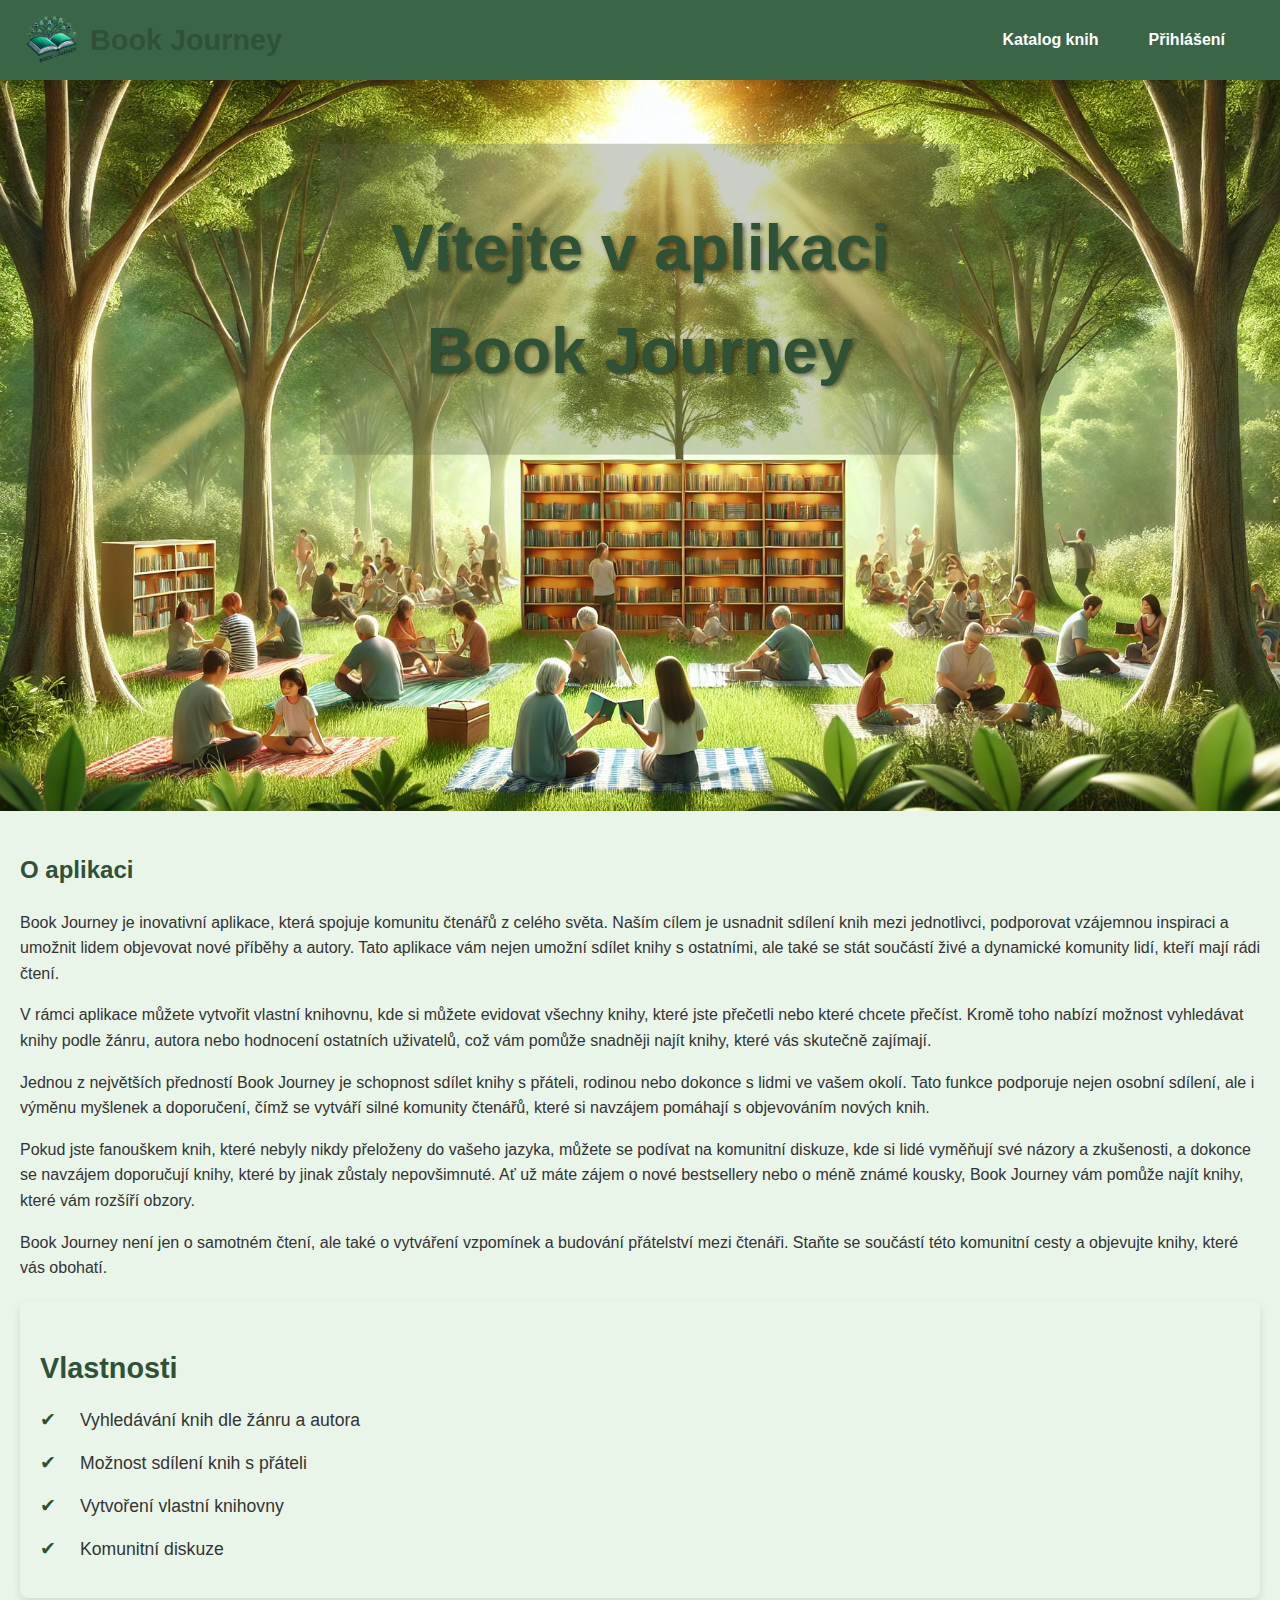
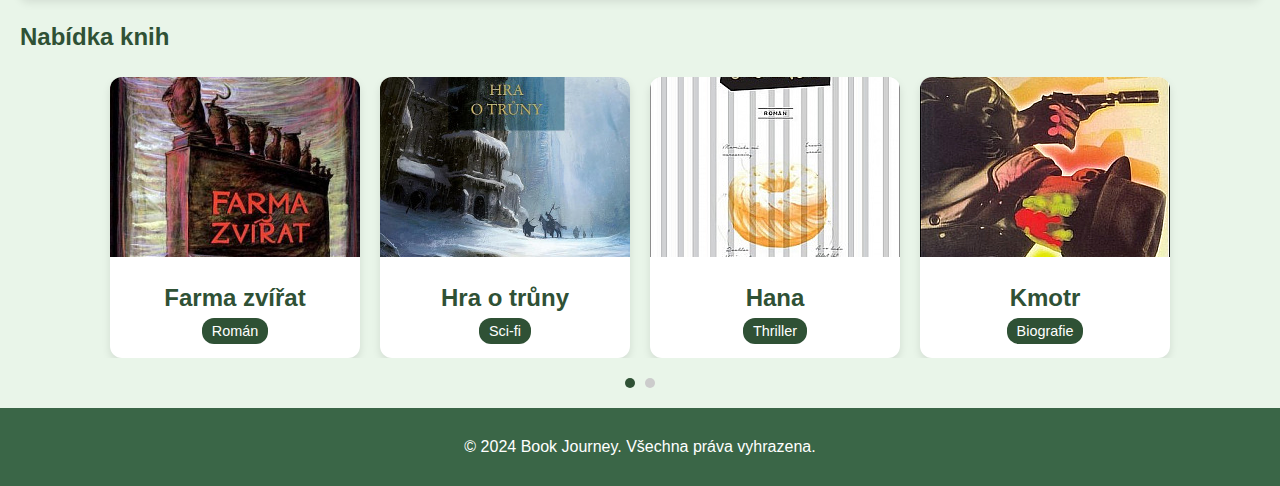
<file: index.html>
<!DOCTYPE html>
<html lang="en">
<head>
    <meta charset="UTF-8">
    <meta name="viewport" content="width=device-width, initial-scale=1.0">
    <title>Book Journey</title>
    <link rel="stylesheet" href="style/styles.css">
</head>
<body>
    <header class="header">
        <div class="logo-container">
            <img src="images/logo.png" alt="Book Journey Logo" class="logo-image">
            <div class="logo-text">
                <h1>Book Journey</h1>
            </div>
        </div>
        <nav class="menu">
            <ul>
                <li><a href="katalog.html">Katalog knih</a></li>
                <li><a href="prihlaseni.html"> Přihlášení</a></li>
            </ul>
        </nav>
    </header>

    <section class="hero">
        <div class="hero-text">
            <h1 class="hero-text-h1">Vítejte v aplikaci Book Journey</h1>
        </div>
        <img src="images/uvod.jpg" alt="Book Journey - Community Sharing" class="hero-image">
    </section>

    <main class="content">
        <section class="about">
            <h2>O aplikaci</h2>
            <p>Book Journey je inovativní aplikace, která spojuje komunitu čtenářů z celého světa. Naším cílem je usnadnit sdílení knih mezi jednotlivci, podporovat vzájemnou inspiraci a umožnit lidem objevovat nové příběhy a autory. Tato aplikace vám nejen umožní sdílet knihy s ostatními, ale také se stát součástí živé a dynamické komunity lidí, kteří mají rádi čtení.</p>
            
            <p>V rámci aplikace můžete vytvořit vlastní knihovnu, kde si můžete evidovat všechny knihy, které jste přečetli nebo které chcete přečíst. Kromě toho nabízí možnost vyhledávat knihy podle žánru, autora nebo hodnocení ostatních uživatelů, což vám pomůže snadněji najít knihy, které vás skutečně zajímají.</p>
        
            <p>Jednou z největších předností Book Journey je schopnost sdílet knihy s přáteli, rodinou nebo dokonce s lidmi ve vašem okolí. Tato funkce podporuje nejen osobní sdílení, ale i výměnu myšlenek a doporučení, čímž se vytváří silné komunity čtenářů, které si navzájem pomáhají s objevováním nových knih.</p>
        
            <p>Pokud jste fanouškem knih, které nebyly nikdy přeloženy do vašeho jazyka, můžete se podívat na komunitní diskuze, kde si lidé vyměňují své názory a zkušenosti, a dokonce se navzájem doporučují knihy, které by jinak zůstaly nepovšimnuté. Ať už máte zájem o nové bestsellery nebo o méně známé kousky, Book Journey vám pomůže najít knihy, které vám rozšíří obzory.</p>
        
            <p>Book Journey není jen o samotném čtení, ale také o vytváření vzpomínek a budování přátelství mezi čtenáři. Staňte se součástí této komunitní cesty a objevujte knihy, které vás obohatí.</p>
        </section>

        <section class="features">
            <h2>Vlastnosti</h2>
            <ul>
                <li><i class="fas fa-search"></i> Vyhledávání knih dle žánru a autora</li>
                <li><i class="fas fa-share-alt"></i> Možnost sdílení knih s přáteli</li>
                <li><i class="fas fa-bookmark"></i> Vytvoření vlastní knihovny</li>
                <li><i class="fas fa-comments"></i> Komunitní diskuze</li>
            </ul>
        </section>
        <section class="catalog-carousel">
            <h2>Nabídka knih</h2>
            <div class="carousel">
                <!-- Knihy -->
                <div class="carousel-item active">
                    <a href="detail_farma_zvirat.html" class="book-link">
                        <img src="images/farma-zvirat.jpg" alt="Book Cover 1" class="book-cover">
                        <div class="carousel-content">
                            <p class="book-title">Farma zvířat</p>
                            <span class="category">Román</span>
                        </div>
                    </a>
                </div>               
                <div class="carousel-item">
                    <a href="detail_hra.html" target="_blank" class="book-link">
                        <img src="images/hra-o-truny.jpg" alt="Book Cover 2" class="book-cover">
                        <div class="carousel-content">
                            <p class="book-title">Hra o trůny</p>
                            <span class="category">Sci-fi</span>
                        </div>
                    </a>
                </div>
                
                <div class="carousel-item">
                    <a href="detail_hana.html" target="_blank" class="book-link">
                        <img src="images/hana.jpg" alt="Book Cover 3" class="book-cover">
                        <div class="carousel-content">
                            <p class="book-title">Hana</p>
                            <span class="category">Thriller</span>
                        </div>
                    </a>
                </div>
                
                <div class="carousel-item">
                    <a href="detail_kmotr.html" target="_blank" class="book-link">
                        <img src="images/kmotr.png" alt="Book Cover 4" class="book-cover">
                        <div class="carousel-content">
                            <p class="book-title">Kmotr</p>
                            <span class="category">Biografie</span>
                        </div>
                    </a>
                </div>
                
                <div class="carousel-item">
                    <a href="detail_egyptan-sinuhe.html" target="_blank" class="book-link">
                        <img src="images/egyptan-sinuhe.jpg" alt="Book Cover 5" class="book-cover">
                        <div class="carousel-content">
                            <p class="book-title">Egyptan Sinuhe</p>
                            <span class="category">Historie</span>
                        </div>
                    </a>
                </div>
                
                <div class="carousel-item">
                    <a href="detail_war-and-peace.html" target="_blank" class="book-link">
                        <img src="images/vojna-a-mir.jpg" alt="Book Cover 6" class="book-cover">
                        <div class="carousel-content">
                            <p class="book-title">Vojna a mír</p>
                            <span class="category">Historický román</span>
                        </div>
                    </a>
                </div>
                
                <div class="carousel-item">
                    <a href="detail_to-kill-a-mockingbird.html" target="_blank" class="book-link">
                        <img src="images/jako_zabit_ptacka.jpg" alt="Book Cover 7" class="book-cover">
                        <div class="carousel-content">
                            <p class="book-title">Jako zabít ptáčka</p>
                            <span class="category">Drama</span>
                        </div>
                    </a>
                </div>
                
                <div class="carousel-item">
                    <a href="detail_1984.html" target="_blank" class="book-link">
                        <img src="images/1984.png" alt="Book Cover 8" class="book-cover">
                        <div class="carousel-content">
                            <p class="book-title">1984</p>
                            <span class="category">Dystopie</span>
                        </div>
                    </a>
                </div>
            </div>
            
            <!-- Indikátory -->
            <div class="carousel-indicators">
                <span class="indicator active"></span>
                <span class="indicator"></span>
            </div>
        </section>
    </main>

    <footer class="footer">
        <p>&copy; 2024 Book Journey. Všechna práva vyhrazena.</p>
    </footer>

    <script src="script/script.js"></script>
</body>
</html>
</file>
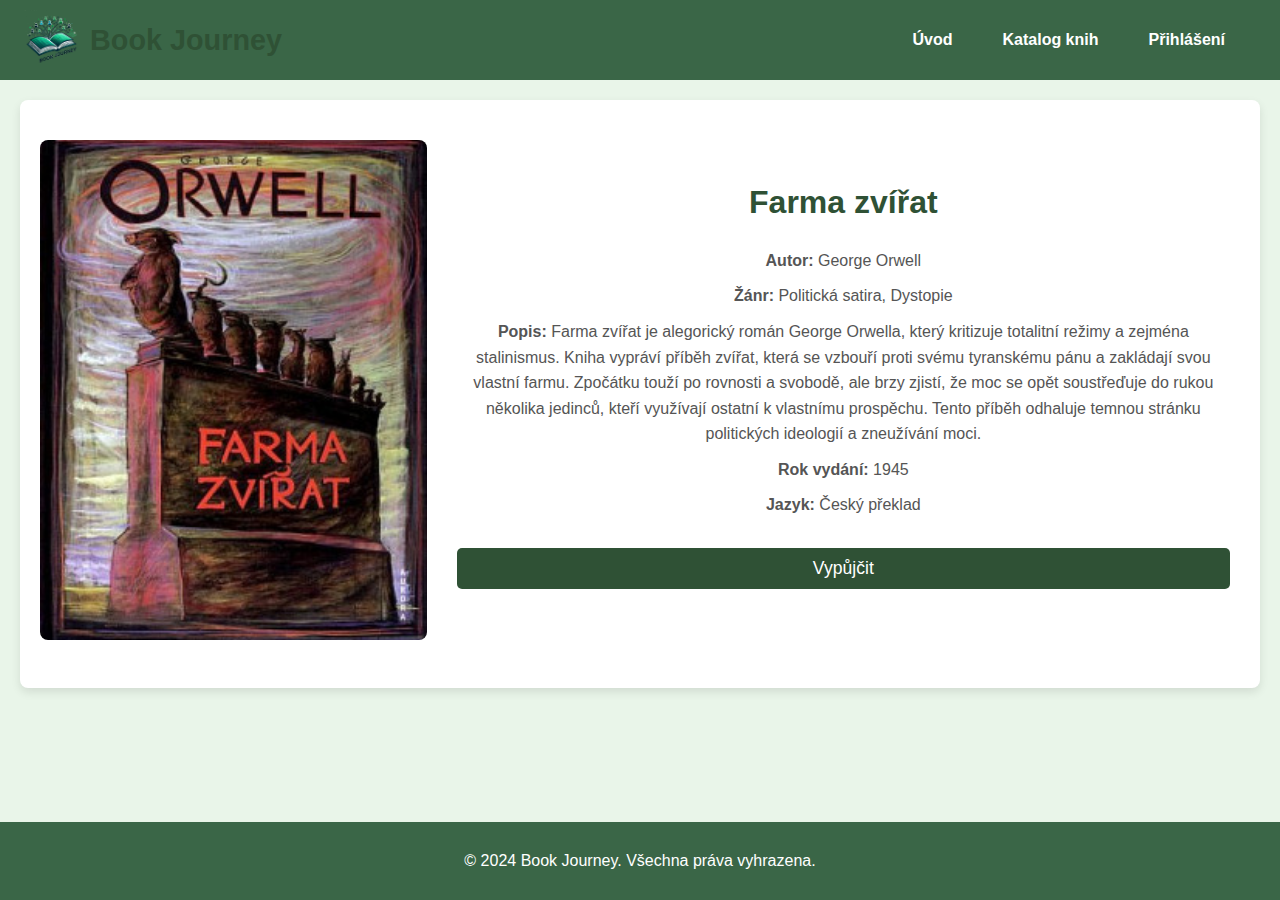
<file: detail_farma_zvirat.html>
<!DOCTYPE html>
<html lang="en">
<head>
    <meta charset="UTF-8">
    <meta name="viewport" content="width=device-width, initial-scale=1.0">
    <title>Farma zvířat - Detail</title>
    <link rel="stylesheet" href="style/styles.css">
</head>
<body>
    <header class="header">
        <div class="logo-container">
            <img src="images/logo.png" alt="Book Journey Logo" class="logo-image">
            <div class="logo-text">
                <h1>Book Journey</h1>
            </div>
        </div>
        <nav class="menu">
            <ul>
                <li><a href="index.html">Úvod</a></li>
                <li><a href="katalog.html">Katalog knih</a></li>
                <li><a href="prihlaseni.html"> Přihlášení</a></li>
            </ul>
        </nav>
    </header>
    <main class="main-content">
        <section class="book-detail">
            <div class="book-image">
                <img src="images/farma-zvirat.jpg" alt="Farma zvířat" class="book-cover">
            </div>
            <div class="book-info">
                <h2>Farma zvířat</h2>
                <p><strong>Autor:</strong> George Orwell</p>
                <p><strong>Žánr:</strong> Politická satira, Dystopie</p>
                <p><strong>Popis:</strong> Farma zvířat je alegorický román George Orwella, který kritizuje totalitní režimy a zejména stalinismus. Kniha vypráví příběh zvířat, která se vzbouří proti svému tyranskému pánu a zakládají svou vlastní farmu. Zpočátku touží po rovnosti a svobodě, ale brzy zjistí, že moc se opět soustřeďuje do rukou několika jedinců, kteří využívají ostatní k vlastnímu prospěchu. Tento příběh odhaluje temnou stránku politických ideologií a zneužívání moci.</p>
                <p><strong>Rok vydání:</strong> 1945</p>
                <p><strong>Jazyk:</strong> Český překlad</p>

                            <!-- Vypůjčit tlačítko -->
            <button class="button-general">Vypůjčit</button>
            </div>
        </section>
    </main>

    <footer class="footer">
        <p>&copy; 2024 Book Journey. Všechna práva vyhrazena.</p>
    </footer>
</body>
</html>
</file>
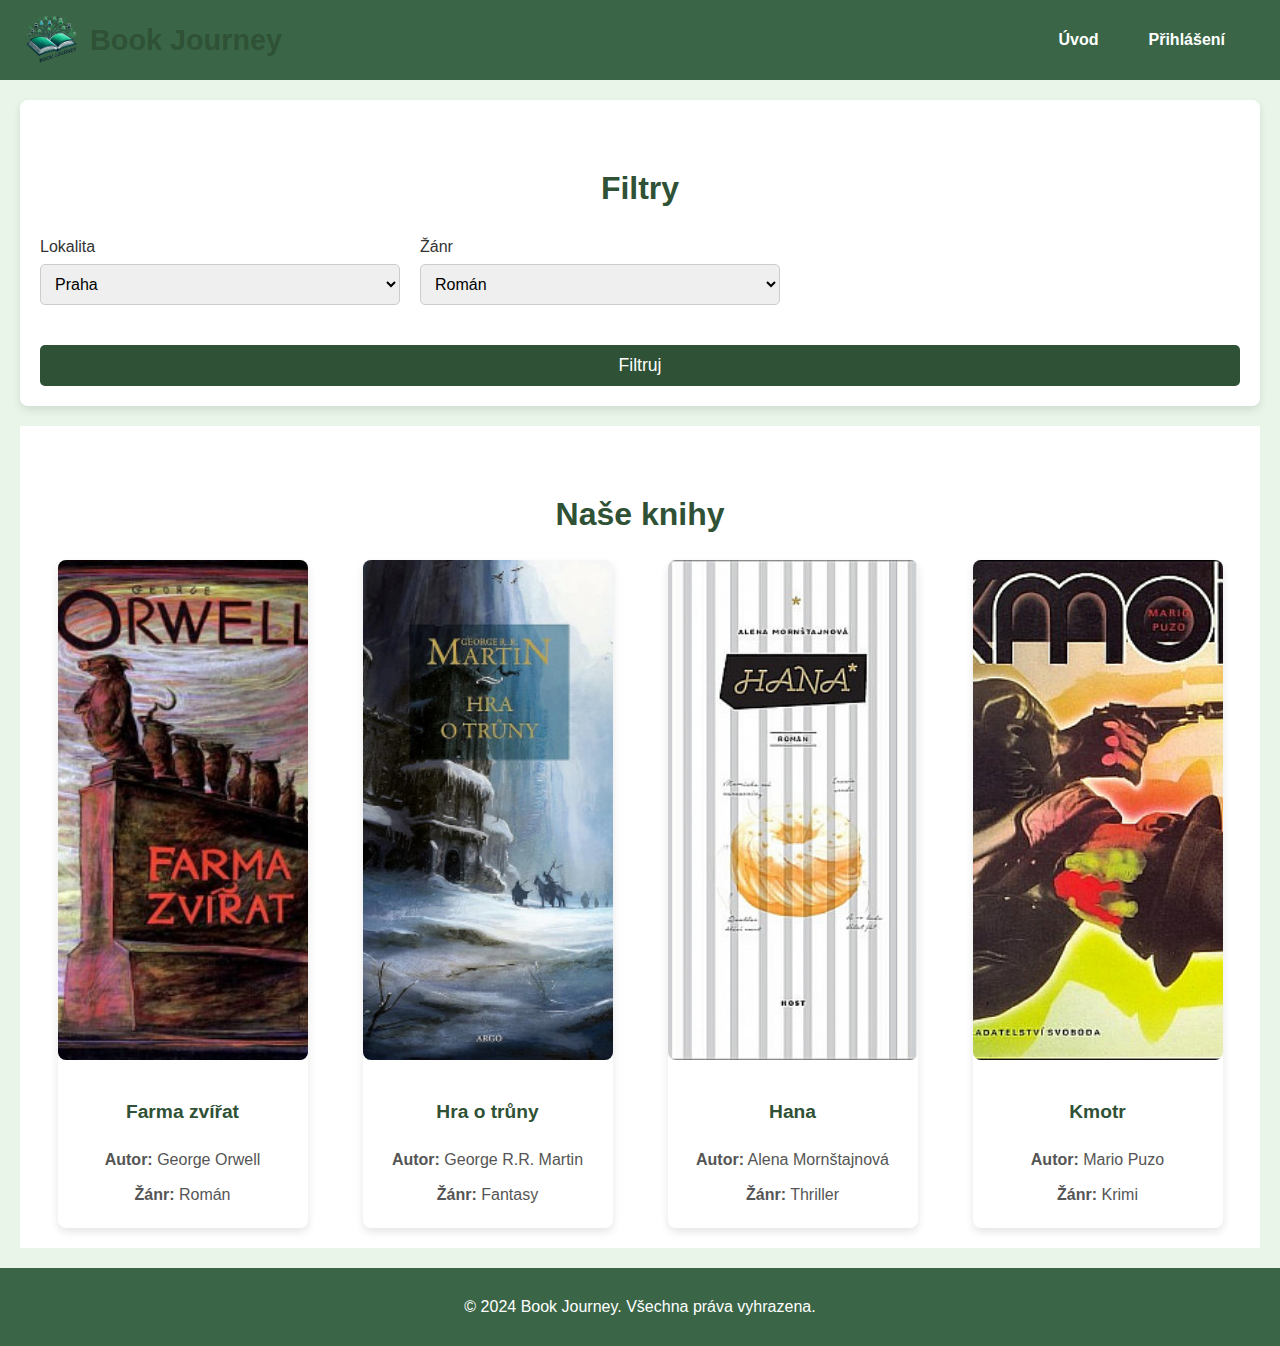
<file: katalog.html>
<!DOCTYPE html>
<html lang="en">
<head>
    <meta charset="UTF-8">
    <meta name="viewport" content="width=device-width, initial-scale=1.0">
    <title>Book Journey - Katalog knih</title>
    <link rel="stylesheet" href="style/styles.css">
</head>
<body>
    <header class="header">
        <div class="logo-container">
            <img src="images/logo.png" alt="Book Journey Logo" class="logo-image">
            <div class="logo-text">
                <h1>Book Journey</h1>
            </div>
        </div>
        <nav class="menu">
            <ul>
                <li><a href="index.html">Úvod</a></li>
                <li><a href="prihlaseni.html">Přihlášení</a></li>
            </ul>
        </nav>
    </header>

    <main class="content">
        <div class="content-container">

            <!-- Levá část - Filtry -->
            <aside class="filters-section">
                <h4>Filtry</h4>
                <form class="filters-form">
                    <!-- Filtr pro lokalitu -->
                    <div class="filter-group">
                        <label for="location">Lokalita</label>
                        <select id="location" name="location">
                            <option value="prague">Praha</option>
                            <option value="brno">Brno</option>
                            <option value="ostrava">Ostrava</option>
                            <option value="plzen">Plzeň</option>
                        </select>
                    </div>

                    <!-- Filtr pro žánr -->
                    <div class="filter-group">
                        <label for="genre">Žánr</label>
                        <select id="genre" name="genre">
                            <option value="romance">Román</option>
                            <option value="fantasy">Fantasy</option>
                            <option value="thriller">Thriller</option>
                            <option value="biography">Biografie</option>
                        </select>
                    </div>

                    <!-- Tlačítko pro filtrování -->
                    <button type="submit" class="button-general">Filtruj</button>
                </form>
            </aside>
            <!-- Pravá část - Knihy -->
            <section class="books-section">
                <h4>Naše knihy</h4>
                <div class="books-grid">
                    <!-- Knihy -->
                    <div class="book-item">
                        <a href="detail_farma_zvirat.html" class="book-link">
                            <img src="images/farma-zvirat.jpg" alt="Farma zvířat" class="book-cover">
                            <div class="book-info">
                                <h3>Farma zvířat</h3>
                                <p><strong>Autor:</strong> George Orwell</p>
                                <p><strong>Žánr:</strong> Román</p>
                            </div>
                        </a>
                    </div>

                    <div class="book-item">
                        <img src="images/hra-o-truny.jpg" alt="Hra o trůny" class="book-cover">
                        <div class="book-info">
                            <h3>Hra o trůny</h3>
                            <p><strong>Autor:</strong> George R.R. Martin</p>
                            <p><strong>Žánr:</strong> Fantasy</p>
                        </div>
                    </div>

                    <div class="book-item">
                        <img src="images/hana.jpg" alt="Hana" class="book-cover">
                        <div class="book-info">
                            <h3>Hana</h3>
                            <p><strong>Autor:</strong> Alena Mornštajnová</p>
                            <p><strong>Žánr:</strong> Thriller</p>
                        </div>
                    </div>

                    <div class="book-item">
                        <img src="images/kmotr.png" alt="Kmotr" class="book-cover">
                        <div class="book-info">
                            <h3>Kmotr</h3>
                            <p><strong>Autor:</strong> Mario Puzo</p>
                            <p><strong>Žánr:</strong> Krimi</p>
                        </div>
                    </div>
                </div>
            </section>


        </div>
    </main>
    <footer class="footer">
        <p>&copy; 2024 Book Journey. Všechna práva vyhrazena.</p>
    </footer>

</body>
</html>
</file>
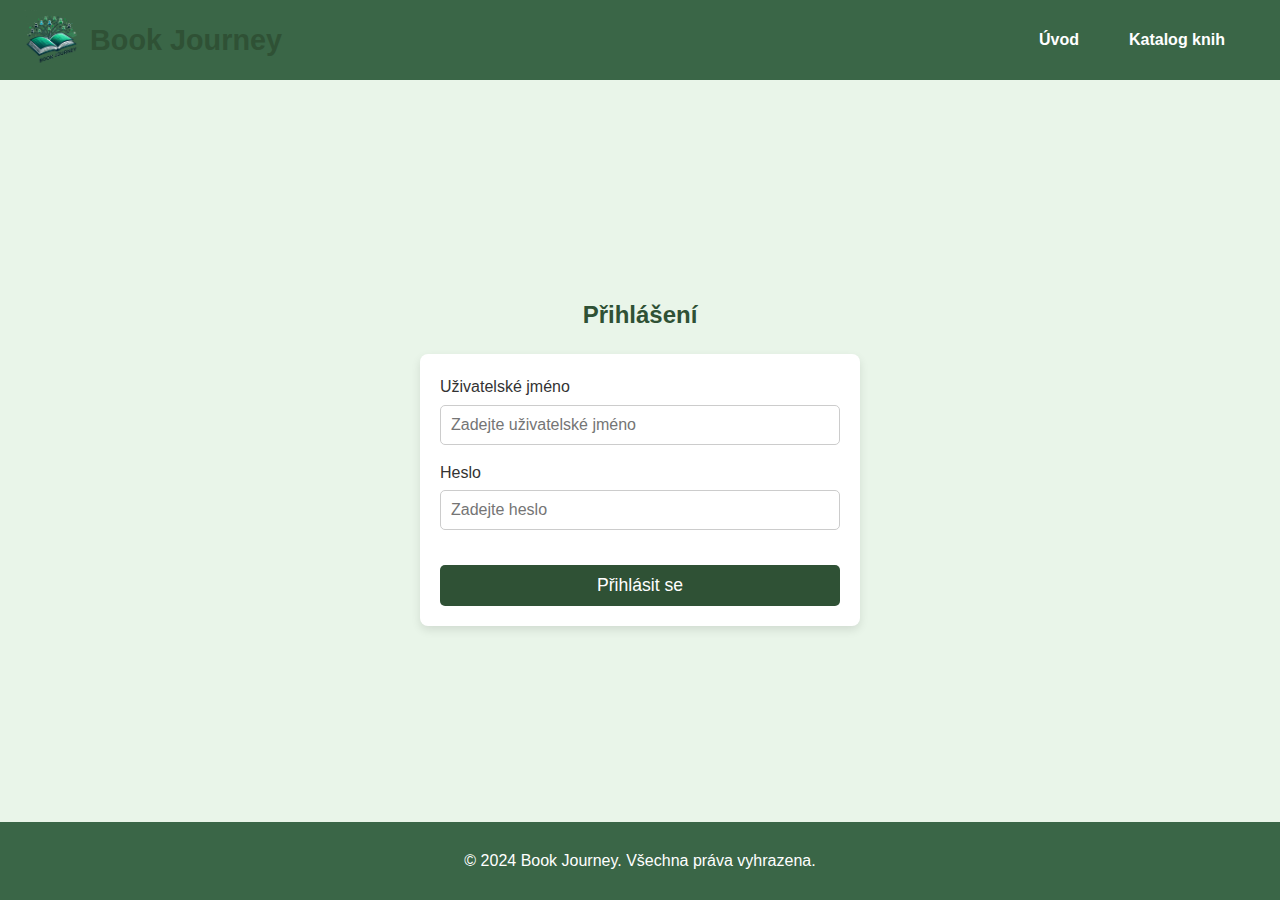
<file: prihlaseni.html>
<!DOCTYPE html>
<html lang="en">
<head>
    <meta charset="UTF-8">
    <meta name="viewport" content="width=device-width, initial-scale=1.0">
    <title>Book Journey - Přihlášení</title>
    <link rel="stylesheet" href="style/styles.css">
</head>
<body>
    <header class="header">
        <div class="logo-container">
            <img src="images/logo.png" alt="Book Journey Logo" class="logo-image">
            <div class="logo-text">
                <h1>Book Journey</h1>
            </div>
        </div>
        <nav class="menu">
            <ul>
                <li><a href="index.html">Úvod</a></li>
                <li><a href="katalog.html">Katalog knih</a></li>
            </ul>
        </nav>
    </header>

    <main class="login-container">
        <h2>Přihlášení</h2>
        <form action="#" method="POST" class="login-form">
            <div class="form-group">
                <label for="username">Uživatelské jméno</label>
                <input type="text" id="username" name="username" required placeholder="Zadejte uživatelské jméno">
            </div>

            <div class="form-group">
                <label for="password">Heslo</label>
                <input type="password" id="password" name="password" required placeholder="Zadejte heslo">
            </div>

            <button type="submit" class="button-general">Přihlásit se</button>
        </form>
    </main>

    <footer class="footer">
        <p>&copy; 2024 Book Journey. Všechna práva vyhrazena.</p>
    </footer>
</body>
</html>
</file>
<file: style/styles.css>
/* Base styles */

html, body {
    height: 100%; 
    margin: 0;
    padding: 0;
}


body {
    display: flex;
    flex-direction: column; 
    font-family: Arial, sans-serif;
    line-height: 1.6;
    background-color: #e9f5e9; 
    color: #333;
}

/* Hlavní obsah  */
.main-content {
    flex: 1; 
}

.login-container {
    display: flex;
    flex-direction: column;
    justify-content: center;  
    align-items: center;  
    padding: 20px;
    flex: 1; 
}

h1, h2, h4 {
    color: #2f5135; 
}

/* Header styles */
.header {
    display: flex;
    justify-content: space-between;
    align-items: center;
    background-color: #3a6647;
    color: white;
    padding: 10px 20px;
}

.logo-container {
    display: flex;
    align-items: center;
}

.logo-image {
    width: 60px; 
    margin-right: 10px;
}

.logo-text h1 {
    color: #2f5135; 
    font-size: 1.8rem; 
    margin: 0; 
    font-weight: bold; 
    text-align: center; 
    font-family: 'Arial', sans-serif; 
}

.menu ul {
    display: flex;
    list-style: none;
    padding: 0;
    margin: 0;
}

.menu ul li {
    margin-right: 20px;
}

.menu ul li a {
    color: white;
    text-decoration: none;
    font-weight: bold;
    padding: 10px 15px;
    border-radius: 5px;
    transition: background-color 0.3s, color 0.3s;
}

.menu ul li a:hover {
    background-color: #5a8763; 
    color: #ffffff; 
}


/* Main content */
.content {
    padding: 20px;
}

.about, .features {
    margin-bottom: 20px;
}

/* Sekce vlastností */
.features {
    padding: 20px;
    background-color: transparent; 
    border-radius: 8px;
    box-shadow: 0 4px 10px rgba(0, 0, 0, 0.1); 
    margin: 20px 0;
}


.features h2 {
    font-size: 1.8rem;
    color: #2f5135; 
    margin-bottom: 15px;
}


.features ul {
    list-style-type: none;
    padding: 0;
    margin: 0;
}

.features ul li {
    font-size: 1.1rem;
    color: #333;
    padding-left: 40px; 
    position: relative;
    margin-bottom: 15px;
    transition: all 0.3s ease-in-out; 
}

/* Vlastní ikony */
.features ul li i {
    position: absolute;
    left: 10px;
    top: 50%;
    transform: translateY(-50%); 
    font-size: 1.4rem;
    color: #2f5135; 
    transition: color 0.3s ease; 
}

/* Efekt pro položky seznamu při najetí */
.features ul li:hover {
    transform: scale(1.05); 
    color: #5a8763; 
}

/* Změna barvy ikony při hover */
.features ul li:hover i {
    color: #5a8763; 
}

/* Vytvoření efektu pro celý seznam */
.features ul li:before {
    content: "✔"; 
    position: absolute;
    left: 0;
    top: 50%;
    font-size: 1.2rem;
    color: #2f5135;
    transform: translateY(-50%);
}


/* Hero section */
.hero {
    position: relative;
    text-align: center;
}

/* Hero section */
.hero {
    position: relative;
    text-align: center;
    
}

/* Text v hero sekci */
.hero-text {
    color: #2f5135; 
    font-size: 2rem; 
    margin: 0; 
    font-weight: bold; 
    text-align: center; 
    font-family: 'Arial', sans-serif;
    position: absolute; 
    top: 30%; 
    left: 50%; 
    transform: translate(-50%, -50%); 
    z-index: 10; 
    text-shadow: 2px 2px 4px rgba(0, 0, 0, 0.5);
    background-color: rgba(90, 99, 71, 0.3); 
    padding: 10px;
    max-width: 90%; 
    word-wrap: break-word; 
    box-sizing: border-box; 
}

/* Mění velikost textu v závislosti na šířce obrazovky */
.hero-text h1 {
    font-size: 5vw; 
    color: #2f5135; 
}

/* Obrázek v hero sekci */
.hero-image {
    width: 100%;
    height: auto;
    display: block;
}

/* Původní overlay s poloprůhledným pozadím */
.hero-overlay {
    position: absolute;
    top: 50%;
    left: 50%;
    transform: translate(-50%, -50%);
    color: white;
    background: rgba(0, 0, 0, 0.5);
    padding: 20px;
    border-radius: 8px;
    z-index: 5; 
}

/* Rozvržení pro knihy a filtry */
.content-container {
    display: flex;
    width: 100%;
    gap: 20px; 
}

/* Pravá část - Knihy */
.books-section {
    flex: 3;
    background-color: #fff;
}


/* Responsive design */
@media (max-width: 768px) {
    .header {
        flex-direction: column;
        text-align: center;
    }

    .logo-container {
        justify-content: center;
        margin-bottom: 10px;
    }

    .menu ul {
        flex-direction: column;
    }

    .hero-overlay {
        font-size: 1rem;
    }
}

@media (max-width: 480px) {
    .hero-overlay {
        padding: 10px;
        font-size: 0.9rem;
    }

    .features ul {
        margin-left: 10px;
    }
}

@media (max-width: 768px) {
    .carousel-item {
        width: 45%; 
    }
}

@media (max-width: 480px) {
    .carousel-item {
        width: 90%; 
    }
}


/* Share books section */
.share-books {
    text-align: center;
    margin-top: 20px;
    padding: 20px;
    background-color: #f3f8f3; 
    border-radius: 8px;
}

.share-books h2 {
    color: #2f5135; 
    font-size: 1.5rem;
    margin-bottom: 10px;
}

.share-books p {
    color: #333;
    font-size: 1rem;
}

/* Catalog Carousel Section */
.carousel-item {
    display: none;
}

.carousel-item.active {
    display: block;
}

/* Rozvržení karuselu */
.carousel {
    display: flex;
    gap: 20px;
    overflow: hidden;
    justify-content: center;
    flex-wrap: wrap; 
}

/* Styly pro knihy */
.carousel-item {
    background-color: white;
    border-radius: 12px;
    width: 250px;
    flex-shrink: 0;
    box-shadow: 0 4px 8px rgba(0, 0, 0, 0.1);
    position: relative;
}

.carousel-item img.book-cover {
    width: 100%;
    height: 180px;
    border-radius: 12px 12px 0 0;
    object-fit: cover;
}

@media (max-width: 768px) {
    .book-image {
        display: none; 
    }
}

.carousel-content {
    padding: 15px;
    text-align: center;
}

.book-link {
    text-decoration: none; 
}

.book-title {
    font-size: 1.5em; 
    font-weight: bold; 
    color: #2f5135; 
    margin: 0; 
    text-align: center; 
}

.carousel-content .category {
    font-size: 0.9rem;
    padding: 5px 10px;
    background-color: #2f5135;
    color: white;
    border-radius: 12px;
}


.carousel-indicators {
    display: flex;
    justify-content: center;
    margin-top: 20px;
    gap: 10px;
}

.indicator {
    width: 10px;
    height: 10px;
    background-color: #ccc;
    border-radius: 50%;
    cursor: pointer;
    transition: background-color 0.3s;
}

.indicator.active {
    background-color: #2f5135;
}


.carousel-item:hover {
    transform: scale(1.05);
    box-shadow: 0 10px 20px rgba(0, 0, 0, 0.2);
}


.book-detail {
    display: flex;
    justify-content: space-between;
    padding: 40px 20px;
    background-color: white;
    margin: 20px;
    border-radius: 8px;
    box-shadow: 0 4px 10px rgba(0, 0, 0, 0.1);
}

.book-image {
    flex: 1;
    margin-right: 20px;
}

.book-info {
    flex: 2;
}

.book-info h2 {
    font-size: 2rem;
    color: #2f5135;
    margin-bottom: 20px;
}

.book-info p {
    font-size: 1.1rem;
    line-height: 1.6;
    margin: 10px 0;
}

.book-info strong {
    font-weight: bold;
}

.button-general {
    background-color: #2f5135; 
    color: white; 
    font-size: 1.1rem; 
    padding: 10px 20px; 
    border: none; 
    border-radius: 5px; 
    cursor: pointer; 
    transition: background-color 0.3s, transform 0.3s ease-in-out; 
    margin-top: 20px;
}

.button-general:hover {
    background-color: #5a8763; 
    transform: scale(1.05); 
}

.login-form {
    background-color: white;
    padding: 20px;
    border-radius: 8px;
    box-shadow: 0 4px 10px rgba(0, 0, 0, 0.1);
    width: 100%;
    max-width: 400px; 
}

.form-group {
    margin-bottom: 15px;
}

label {
    font-size: 1rem;
    color: #333;
    display: block;
    margin-bottom: 5px;
}

input {
    width: 100%;
    padding: 10px;
    font-size: 1rem;
    border: 1px solid #ccc;
    border-radius: 5px;
    box-sizing: border-box; 
}

input:focus {
    border-color: #3a6647;
    outline: none;
}



.content-container {
    display: flex;
    flex-direction: column; 
    width: 100%;
}


.books-section {
    background-color: #fff;
    padding: 20px;
}

.books-grid {
    display: grid;
    grid-template-columns: repeat(4, 1fr); 
    gap: 20px;
    justify-items: center;
}

h4 {
    text-align: center;
    font-size: 2rem;
    color: #2f5135;
    margin-bottom: 20px;
}

.book-item {
    background-color: white;
    border-radius: 8px;
    box-shadow: 0 4px 8px rgba(0, 0, 0, 0.1);
    width: 100%;
    max-width: 250px;
    transition: transform 0.3s ease-in-out;
}

.book-item:hover {
    transform: scale(1.05); 
}

.book-cover {
    width: 100%;
    height: 500px;
    object-fit: contain;
    object-fit: cover;
    border-radius: 8px;
}

.book-info {
    padding: 10px;
    text-align: center;
}

.book-info h3 {
    font-size: 1.2rem;
    font-weight: bold;
    color: #2f5135;
}

.book-info p {
    font-size: 1rem;
    color: #555;
}

.filters-section {
    background-color: #fff;
    padding: 20px;
    border-radius: 8px;
    box-shadow: 0 4px 8px rgba(0, 0, 0, 0.1);
}

.filters-form {
    display: flex;
    flex-direction: row; 
    gap: 20px; 
    flex-wrap: wrap; 
    justify-content: flex-start; 
}

.filter-group {
    display: flex;
    flex-direction: column; 
    width: 30%; 
}

.filter-group label {
    font-size: 1rem;
    color: #333;
    margin-bottom: 5px;
}


.filter-group select {
    font-size: 1rem;
    padding: 10px;
    border: 1px solid #ccc;
    border-radius: 5px;
}


.button-general {
    background-color: #2f5135;
    color: white;
    font-size: 1.1rem;
    padding: 10px 20px;
    border: none;
    border-radius: 5px;
    cursor: pointer;
    transition: background-color 0.3s, transform 0.3s ease-in-out;
    width: 100%;
    margin-top: 20px;
}


@media (max-width: 768px) {
    .filters-form {
        flex-direction: row; 
        justify-content: flex-start;
        gap: 10px;
    }

    .filter-group {
        width: 100%; 
    }
       
    .books-grid {
            grid-template-columns: 1fr; 
    }
}

.footer {
    text-align: center;
    background-color: #3a6647;
    color: white;
    padding: 10px;
    margin-top: auto; 
}
</file>
